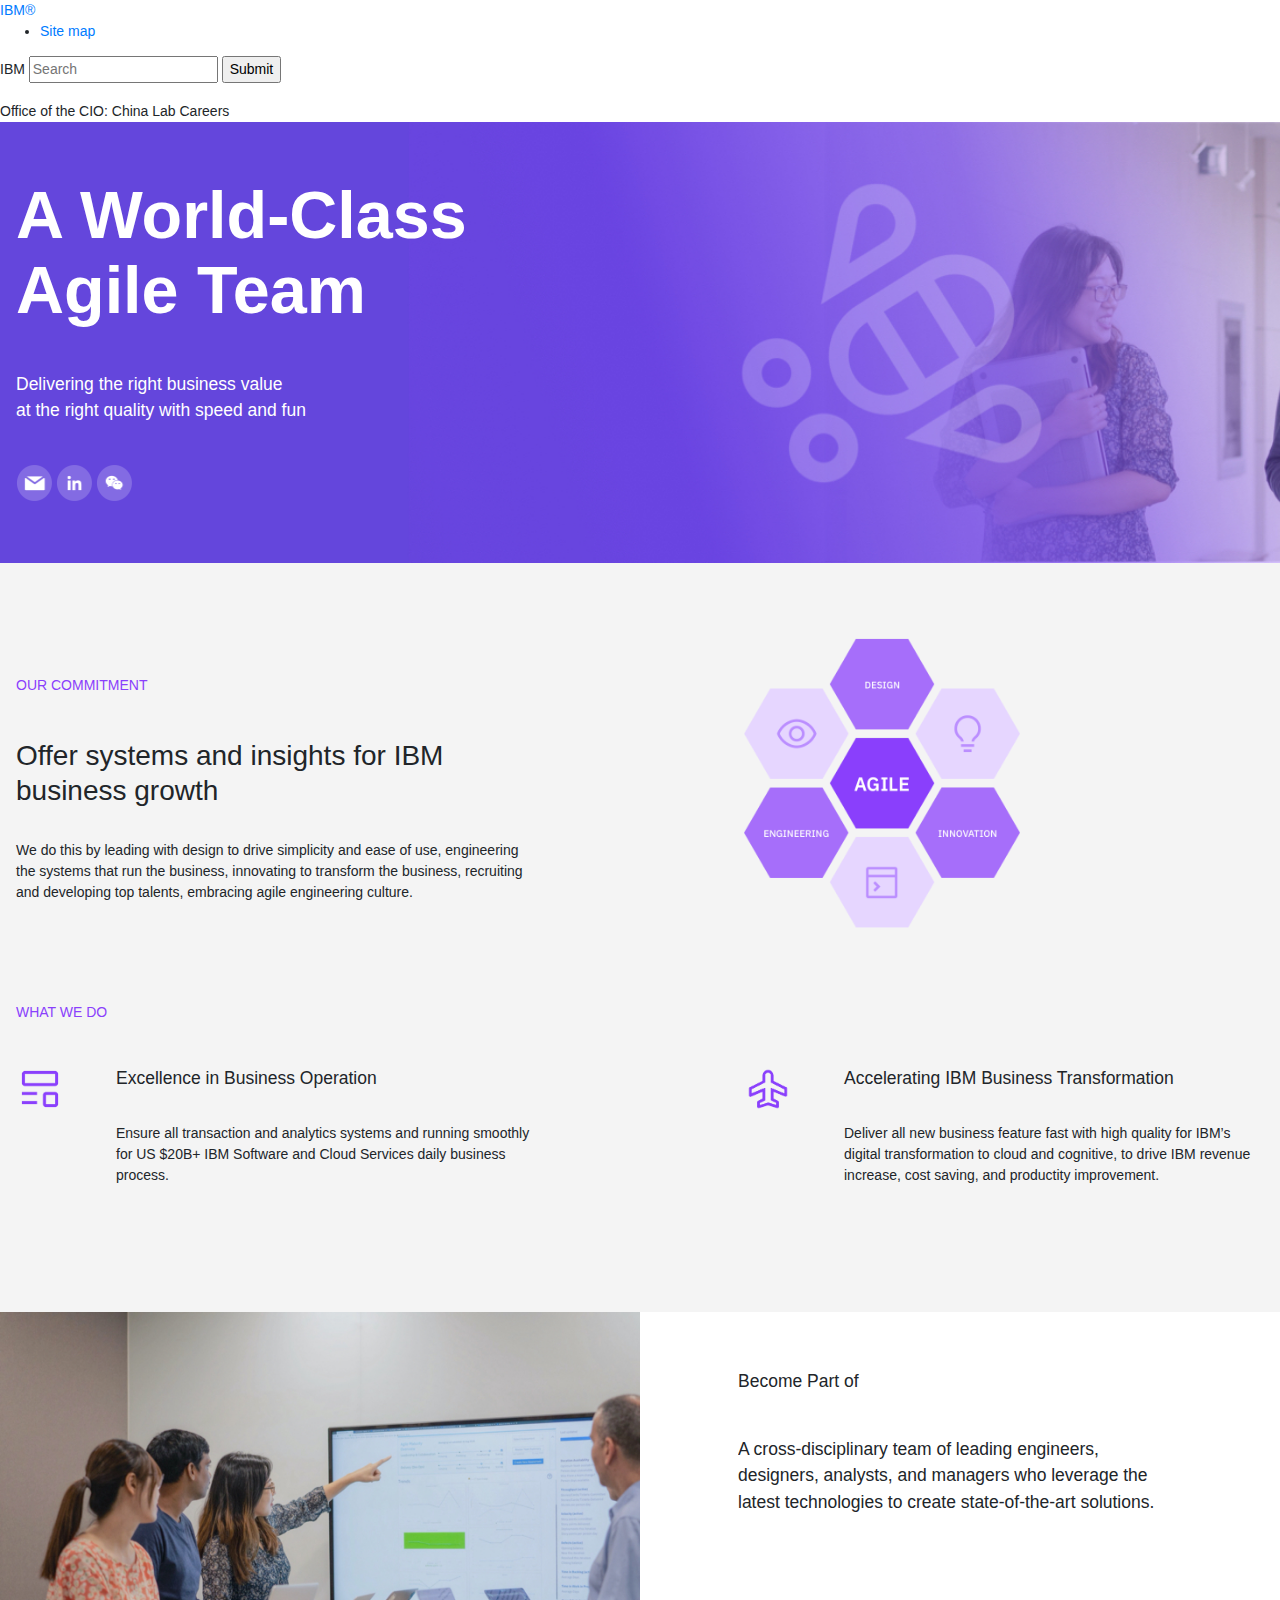
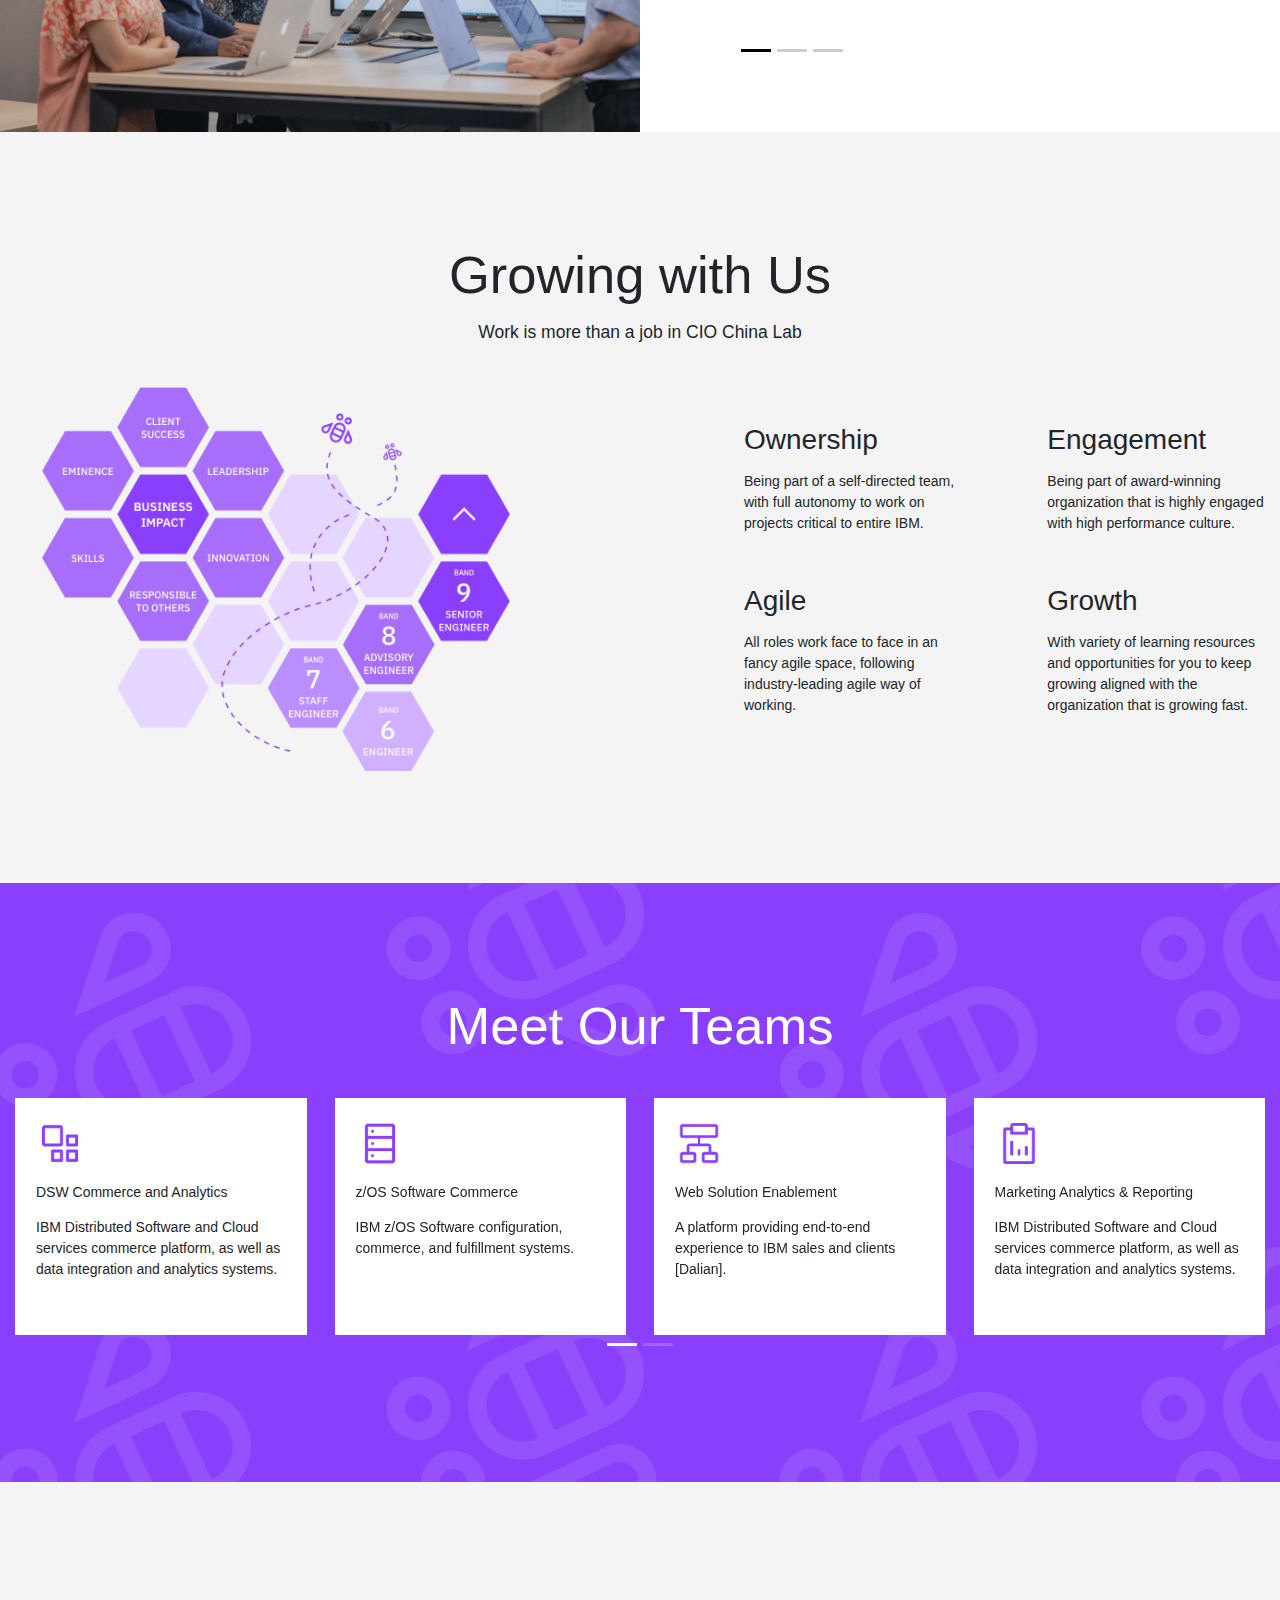
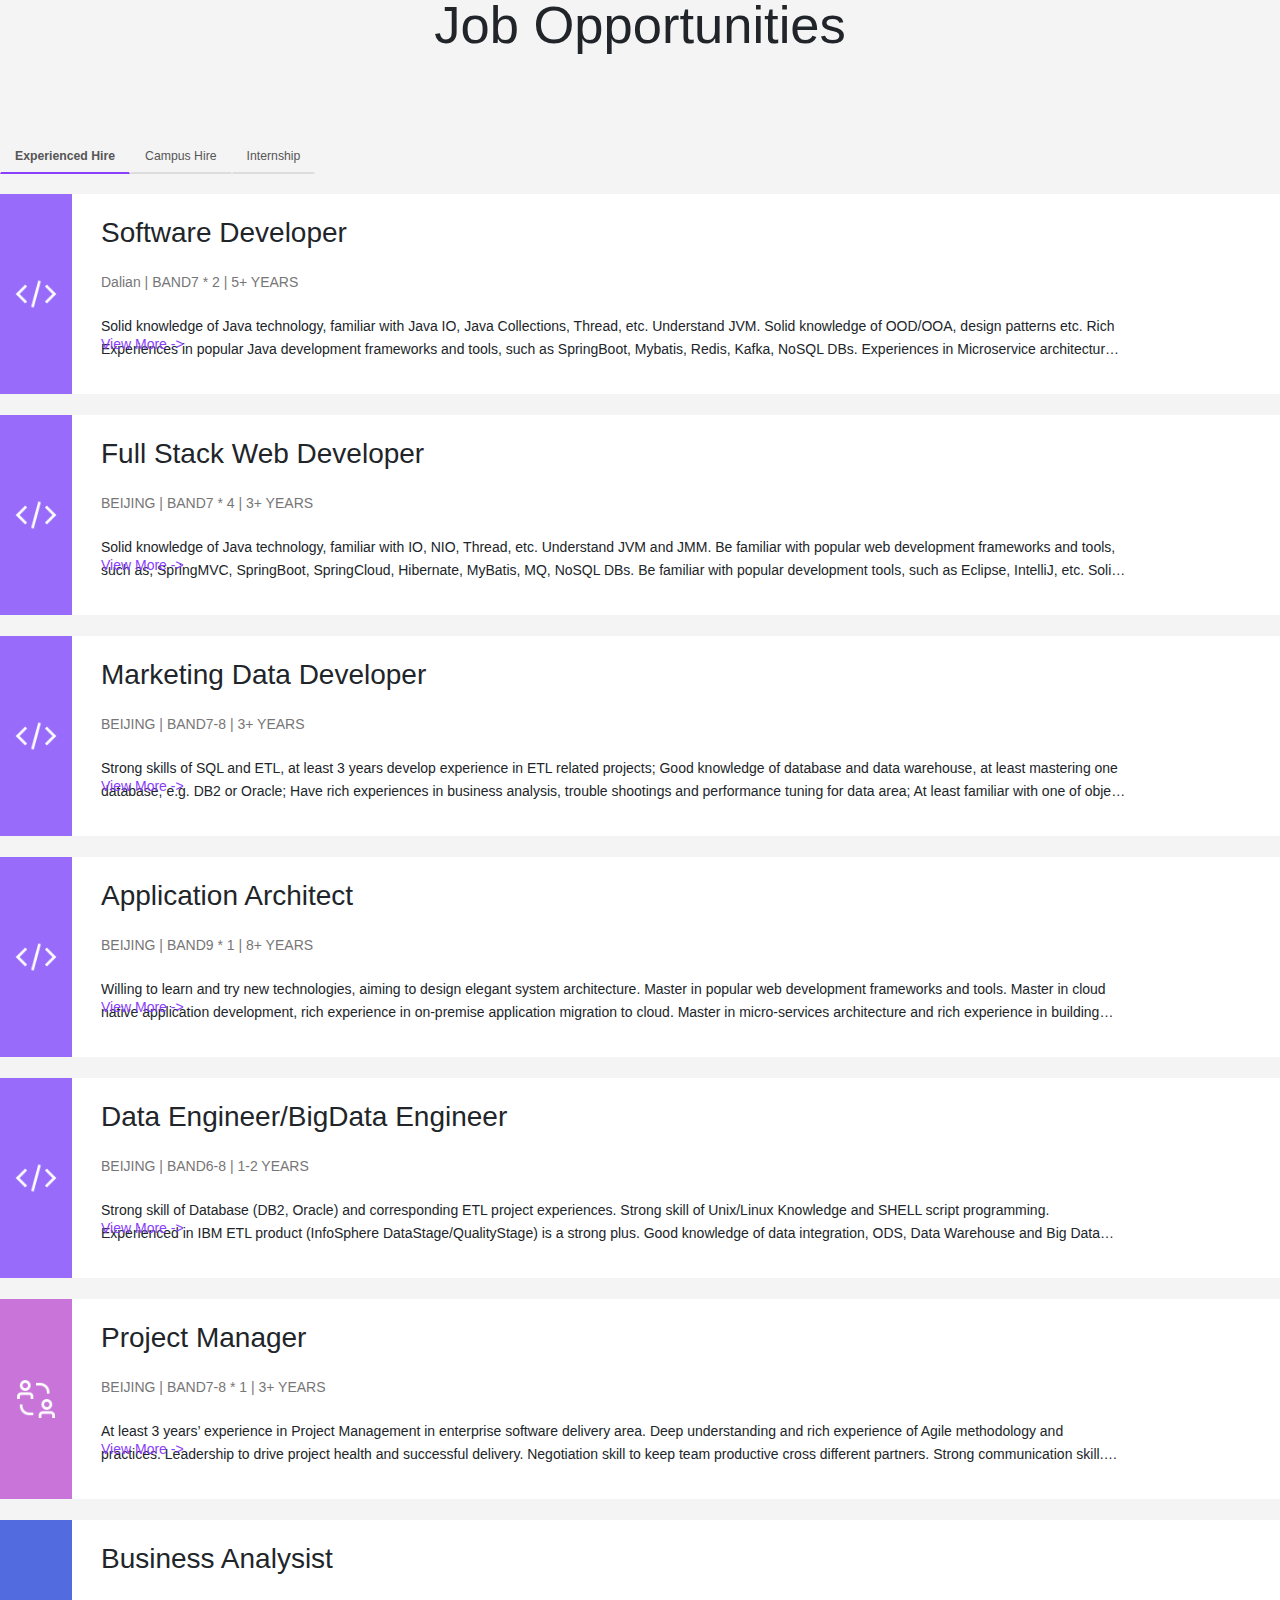
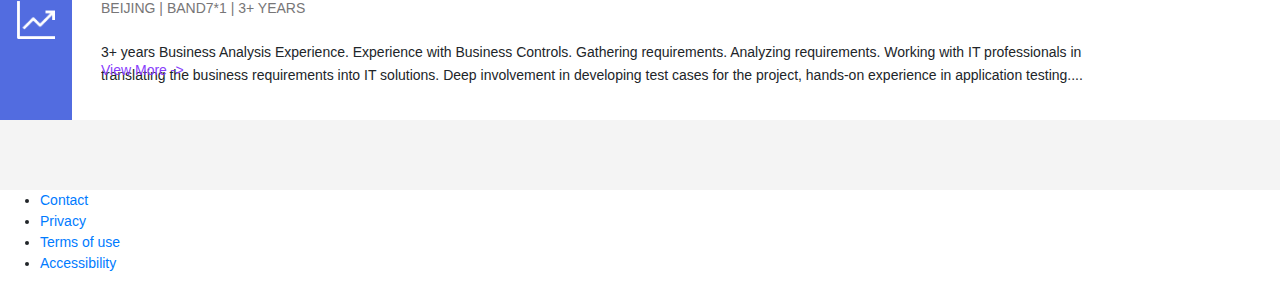
<file: index.html>
<!doctype html>
<html lang="en">

<head>
  <!-- Required meta tags -->
  <meta charset="UTF-8" />

  <link rel="icon" href="//www.ibm.com/favicon.ico">
  <link rel="canonical" href="https://ciochinalab.github.io/hiring/">

  <meta name="dcterms.date" content="YYYY-MM-DD">
  <meta name="dcterms.rights" content="© Copyright IBM Corp. 2016">
  <meta name="description" content="IBM CIO CAREER">
  <meta name="geo.country" content="US">
  <meta name="keywords" content="IBM CIO CAREER">
  <meta name="robots" content="index,follow">
  <meta name="viewport" content="width=device-width, initial-scale=1, shrink-to-fit=no">

  <!-- <script type="text/javascript" language="JavaScript" src="js/jquery.i18n.properties-min.js"></script> -->

  <link rel="stylesheet" href="css/bootstrap.min.css">
  <link rel="stylesheet" href="css/index.css">
  <link rel="stylesheet" href="css/details.css">
  <link rel="stylesheet" href="css/common.css">
  <link href="https://1.www.s81c.com/common/v18/css/www.css" rel="stylesheet">
  <link href="https://1.www.s81c.com/common/v19a/css/www.css" rel="stylesheet" />
  <script src="https://1.www.s81c.com/common/stats/ida_stats.js"></script>
  <script src="https://1.www.s81c.com/common/v18/js/www.js"></script>
  <script src="//1.www.s81c.com/common/v19a/js/www.js"></script>
  <script>
    IBMCore.common.util.config.set({
      footer: {
        type: "alternate"
      }
    });
  </script>

  <title>IBM CIO Career</title>

  <script>
    digitalData = {
      page: {
        category: {
          primaryCategory: "SB03"
        },
        pageInfo: {
          effectiveDate: "2014-11-19",
          expiryDate: "2015-11-19",
          language: "en-US",
          publishDate: "2014-11-19",
          publisher: "IBM Corporation",
          version: "v19",
          ibm: {
            contentDelivery: "ECM/Filegen",
            contentProducer: "ECM/IConS Adopter ## - #synkey# - 11/19/2014 05:14:00 PM",
            country: "US",
            industry: "______",
            owner: "Some Person/City/IBM",
            siteID: "______",
            subject: "______",
            type: "CT###"
          }
        }
      }
    };
  </script>


</head>

<body id="ibm-com" class="ibm-type">
  <div id="ibm-top" class="ibm-landing-page container-fiuled">
    <!-- MASTHEAD_BEGIN -->
    <div id="ibm-masthead" role="banner" aria-label="IBM">
      <div id="ibm-universal-nav">
        <nav role="navigation" aria-label="IBM">
          <div id="ibm-home"><a href="http://www.ibm.com/us/en/">IBM®</a></div>
          <ul id="ibm-menu-links" role="toolbar" aria-label="Site map">
            <li><a href="http://www.ibm.com/sitemap/us/en/">Site map</a></li>
          </ul>
        </nav>

        <div id="ibm-search-module" role="search" aria-labelledby="ibm-masthead">
          <form id="ibm-search-form" action="//www.ibm.com/Search/" method="get">
            <p>
              <label for="q">IBM</label>
              <input type="text" maxlength="100" value="" placeholder="Search" name="q" id="q" aria-label="Search" />
              <input type="hidden" value="18" name="v" />
              <input type="hidden" value="utf" name="en" />
              <input type="hidden" value="en" name="lang" />
              <input type="hidden" value="us" name="cc" />
              <input type="submit" id="ibm-search" class="ibm-btn-search" value="Submit" />
            </p>
          </form>
        </div>
      </div>
    </div>
    <!-- MASTHEAD_END -->

    <div id="hiringPage">
      <!-- CONTENT -->
      <div id="ibm-content-wrapper">
        <header role="banner" aria-labelledby="ibm-pagetitle-h1">
          <nav role="navigation">
            <div class="ibm-sitenav-menu-container" data-widgetprocessed="true" id="sitenav-menu">
              <div class="ibm-sitenav-menu-name">
                Office of the CIO: China Lab Careers
              </div>
            </div>
          </nav>
          <div id="ibm-leadspace-head" class="ibm-alternate addBannerPic">
            <div class="cio-career-padding-big">
              <div class="ibm-columns">
                <p class="cio-career-h1 font-weight-600">A World-Class <br />Agile Team</p>
                <p class="cio-career-padding-top-normal cio-career-h3">
                  Delivering the right business value<br />at the right quality with speed and fun
                </p>
                <p class="cio-career-padding-top-normal" style="padding: 0px">
                  <a href="mailto:sample@sample.com" class="contactImg emailImg"></a>
                  <a href="https://www.linkedin.com/shareArticle?mini=true&url=https%3a%2f%2fciochinalab.github.io%2fhiring%2f&title=IBM%20CIO%20Career"
                    class="contactImg inImg"></a>
                  <a class="contactImg wechatImg" id="wechat-link"></a>
                </p>
              </div>
            </div>
          </div>
        </header>
        <main role="main" aria-labelledby="ibm-pagetitle-h1" id="main">
          <div id="ibm-pcon" class="ibm-background-color ">
            <div class="our-commitment ibm-columns">
              <div class="row">
                <div class="col-sm-12 col-md-5 col-lg-5 cio-career-title-top-pad">
                  <p class="careerPurple ibm-bold">OUR COMMITMENT</p>
                  <p class="cio-career-h2 cio-career-padding-top-normal">Offer systems and insights for IBM business
                    growth
                  </p>
                  <p class="cio-career-padding-top-small">
                    We do this by leading with design to drive simplicity and ease of use,
                    engineering the systems that run the business, innovating to transform the business,
                    recruiting and developing top talents, embracing agile engineering culture.
                  </p>
                </div>
                <div class="d-none d-md-block d-lg-block d-xl-block col-md-2 col-lg-2"></div>
                <div class="col-sm-12 col-md-5 col-lg-5 cio-career-padding-top-img">
                  <img src="img/Agile.png" id="agile">
                </div>
              </div>
            </div>
            <div class="focused-areas ibm-columns">
              <div class="cio-career-padding-whatwedo row">
                <p class="careerPurple ibm-bold">WHAT WE DO</h3>
                  <div class="w-100"></div>
                  <div class="col-sm col-md-5 col-lg-5 cio-career-padding-top-normal">
                    <div class="row">
                      <div class="col icon-col">
                        <img src="img/icon5.png" class="icon-size">
                      </div>
                      <div class="col">
                        <p class="cio-career-h3">Excellence in Business Operation</p>
                        <p class="cio-career-padding-top-small">
                          Ensure all transaction and analytics systems and running smoothly for US $20B+ IBM
                          Software and Cloud Services daily business process.
                        </p>
                      </div>
                    </div>
                  </div>
                  <div class="col-sm-0 col-md-2 col-lg-2 cio-career-padding-top-normal"></div>
                  <div class="col-sm col-md-5 col-lg-5 cio-career-padding-top-normal">
                    <div class="row">
                      <div class="col icon-col">
                        <img src="img/icon6.png" class="icon-size">
                      </div>
                      <div class="col">
                        <p class="cio-career-h3">Accelerating IBM Business Transformation</p>
                        <p class="cio-career-padding-top-small">
                          Deliver all new business feature fast with high quality for IBM’s digital
                          transformation to cloud and cognitive, to drive IBM revenue increase, cost
                          saving, and productity improvement.
                        </p>
                      </div>
                    </div>
                  </div>
              </div>
            </div>
            <div class="become-part-of" id="becomePartOf">
              <div class="ibm-columns all-in-small-center-in-big">
                <div class="row">
                  <div id="carouselBecomePartOf" class="carousel slide" data-ride="carousel" data-interval="false">
                    <ol class="carousel-indicators">
                      <li data-target="#carouselBecomePartOf" data-slide-to="0" class="active"></li>
                      <li data-target="#carouselBecomePartOf" data-slide-to="1"></li>
                      <li data-target="#carouselBecomePartOf" data-slide-to="2"></li>
                    </ol>
                    <div class="carousel-inner">
                      <div class="carousel-item active">
                        <div class="row">
                          <div class="col-sm-12 col-md-6 col-lg-6 becomePartOfCardImgDiv" id="becomePartOfImg" style="overflow:hidden">
                          </div>
                          <div class="col-sm-12 col-md-6 col-lg-6 becomePartOfCard">
                            <div class="becomePartOfCardPad">
                              <p
                                class="cio-career-h3 cio-career-padding-top-h3 paddingContent ibm-type-serif ibm-type-regular">
                                Become Part of</p>
                              <p
                                class="cio-career-h3 cio-career-padding-top-p paddingContent ibm-type-serif ellipsis-6">
                                A cross-disciplinary team of leading engineers, designers, analysts, and managers who
                                leverage
                                the latest technologies to create state-of-the-art solutions.
                              </p>
                            </div>
                          </div>
                        </div>
                      </div>
                      <div class="carousel-item">
                        <div class="row">
                          <div class="col-sm-12 col-md-6 col-lg-6 becomePartOfCardImgDiv" id="workInImg" style="overflow:hidden">
                          </div>
                          <div class="col-sm-12 col-md-6 col-lg-6 becomePartOfCard">
                            <div class="becomePartOfCardPad">
                              <p
                                class="cio-career-h3 cio-career-padding-top-h3 paddingContent ibm-type-serif ibm-type-regular">
                                Work in</p>
                              <p
                                class="cio-career-h3 cio-career-padding-top-p paddingContent ibm-type-serif ellipsis-6">
                                A collaborative, transparent, and flat organization with a dynamic studio-like
                                atmosphere,
                                where
                                difference and diversity is fully respected.
                              </p>
                            </div>
                          </div>
                        </div>
                      </div>
                      <div class="carousel-item">
                        <div class="row">
                          <div class="col-sm-12 col-md-6 col-lg-6 becomePartOfCardImgDiv" id="benefitFromImg" style="overflow:hidden">
                          </div>
                          <div class="col-sm-12 col-md-6 col-lg-6 becomePartOfCard">
                            <div class="becomePartOfCardPad">
                              <p
                                class="cio-career-h3 cio-career-padding-top-h3 paddingContent ibm-type-serif ibm-type-regular">
                                Benefit from</p>
                              <p
                                class="cio-career-h3 cio-career-padding-top-p paddingContent ibm-type-serif ellipsis-6">
                                The technical affinity and innovation capabilities encouraged by the team, where you can
                                develop
                                a global vision and mindset, offered a variety of opportunities.
                              </p>
                            </div>
                          </div>
                        </div>
                      </div>
                    </div>
                  </div>
                </div>
              </div>

            </div>
            <div class="growing-with-us ibm-columns">
              <div class="cio-career-title-bottom-pad cio-career-title-top-pad">
                <p class="cio-career-medium text-center fontWeight">Growing with Us</p>
                <h2
                  class="d-none d-md-block d-lg-block d-xl-block cio-career-h3 ibm-padding-top-1 cio-career-padding-bottom-normal text-center fontWeight">
                  Work is more than
                  a
                  job
                  in CIO China Lab</h2>
                <h2
                  class="d-block d-md-none cio-career-h3 ibm-padding-top-1 cio-career-padding-bottom-normal text-center fontWeight">
                  Work is more than
                  a
                  job<br />
                  in CIO China Lab</h2>
                <div class="row">
                  <div class="col-sm-12 col-md-12 col-lg-5 cio-career-aglign-center">
                    <img src="img/Growing-with-Us.png" class="growing-with-us-img">
                  </div>
                  <div class="col-sm-12 col-md-12 col-lg-2"></div>
                  <div class="col-sm-12 col-md-12 col-lg-5">
                    <div class="row">
                      <div class="col-sm-5 growing-top-pad">
                        <p class="cio-career-h2">Ownership</p>
                        <p class="ibm-padding-top-1">Being part of a self-directed team, with full autonomy to
                          work on projects
                          critical to entire IBM.</p>
                      </div>
                      <div class="col-sm-2"></div>
                      <div class="col-sm-5 growing-top-pad">
                        <p class="cio-career-h2">Engagement</p>
                        <p class="ibm-padding-top-1">Being part of award-winning organization that is highly
                          engaged with high
                          performance culture.</p>
                      </div>
                    </div>
                    <div class="row">
                      <div class="col-sm-5 growing-top-pad">
                        <p class="cio-career-h2">Agile</p>
                        <p class="ibm-padding-top-1">All roles work face to face in an fancy agile space,
                          following industry-leading
                          agile way of working.</p>
                      </div>
                      <div class="col-sm-2"></div>
                      <div class="col-sm-5">
                        <p class="cio-career-h2 growing-top-pad">Growth</p>
                        <p class="ibm-padding-top-1">With variety of learning resources and opportunities for you
                          to keep growing
                          aligned with the organization that is growing fast.</p>
                      </div>
                    </div>
                  </div>
                </div>
              </div>
            </div>
            <div class="meet-our-team cio-career-title-bottom-pad cio-career-title-top-pad" id="meetOurTeam">
              <p class="cio-career-medium fontWeight cio-career-aglign-center" style="color: #fff;">Meet Our Teams</p>
              <div id="carouselMeetOurTeam" class="ibm-columns carousel slide cio-career-padding-top-normal"
                data-ride="carousel" data-interval="false">
                <ol class="carousel-indicators" id="meetOurTeamIndicator">
                </ol>
                <div class="carousel-inner" id="meetOurTeamInner">
                </div>
              </div>
            </div>
            <div class="job-opportunity ibm-columns">
              <div class="cio-career-title-top-pad">
                <p class="cio-career-medium fontWeight cio-career-aglign-center">Job Opportunities</p>
                <nav class="cio-career-top-pad-medium ">
                  <div class="nav nav-tabs  cio-career-small" id="opp-nav-tab" role="tablist">
                    <a class="nav-item nav-link active" id="tab-experiencedHire" data-toggle="tab" href="#experiencedHire"
                      role="tab" aria-controls="experience" aria-selected="true">Experienced Hire</a>
                    <a class="nav-item nav-link" id="tab-campusHire" data-toggle="tab" href="#campusHire" role="tab"
                      aria-controls="campusHire" aria-selected="false">Campus Hire</a>
                    <a class="nav-item nav-link" id="tab-internship" data-toggle="tab" href="#internship" role="tab"
                      aria-controls="internship" aria-selected="false">Internship</a>
                  </div>
                </nav>
                <div class="tab-content cio-career-bottom-pad-medium">
                  <div class="tab-pane fade show active" id="experiencedHire" role="tabpanel"
                    aria-labelledby="tab-experiencedHire">
                  </div>
                  <div class="tab-pane fade" id="campusHire" role="tabpanel" aria-labelledby="tab-campusHire"></div>
                  <div class="tab-pane fade" id="internship" role="tabpanel" aria-labelledby="tab-internship"></div>
                </div>
              </div>
            </div>
          </div>
        </main>
      </div>
      <!-- CONTENT -->
    </div>

    <div id="detailPage">
      <!-- CONTENT -->
      <div id="ibm-content-wrapper">
        <header role="banner" aria-labelledby="ibm-pagetitle-h1">
          <nav role="navigation">
            <div class="ibm-sitenav-menu-container" data-widgetprocessed="true" id="sitenav-menu">
              <div class="ibm-sitenav-menu-name">
                Office of the CIO: China Lab Careers
              </div>
            </div>
          </nav>
          <div id="ibm-leadspace-head" class="ibm-alternate position">
            <div class="cio-jd-padding-big">
              <div class="ibm-columns">
                <div class="position-name">
                </div>
              </div>
            </div>
          </div>
        </header>
        <main role="main" aria-labelledby="ibm-pagetitle-h1" id="main">
          <div id="ibm-pcon" class="job-details-background">
            <div class="ibm-columns">
              <div class="job-details"></div>
            </div>
          </div>
        </main>
      </div>
      <!-- CONTENT -->
    </div>
    
    <!-- FOOTER_BEGIN -->
    <div id="ibm-footer-module"></div>
    <footer role="contentinfo" aria-label="IBM">
      <div id="ibm-footer">
        <ul>
          <li><a href="http://www.ibm.com/contact/us/en/">Contact</a></li>
          <li><a href="http://www.ibm.com/privacy/us/en/">Privacy</a></li>
          <li><a href="http://www.ibm.com/legal/us/en/">Terms of use</a></li>
          <li><a href="http://www.ibm.com/accessibility/us/en/">Accessibility</a></li>
        </ul>
      </div>
    </footer>
    <!-- FOOTER_END -->
  </div>


  <script src="js/jquery.min.js"></script>
  <!-- <script src="js/jquery.i18n.properties.min.js"></script> -->
  <script src="js/jquery.qrcode.min.js"></script>
  <script src="js/hammer.min.js"></script>
  <script src="js/popper.min.js"></script>
  <script src="js/bootstrap.min.js"></script>
  <script src="js/jobs.js"></script>
  <script src="js/index.js"></script>
</body>

</html>
</file>
<file: css/index.css>
@media screen and (max-width: 767px) {
  .become-part-of>.all-in-small-center-in-big {
    width: 100% !important;
    padding: 0px !important;
  }

  #carouselBecomePartOf .carousel-indicators {
    padding: 0 0 2rem !important;
    position: absolute;
    right: auto !important;
    bottom: 0;
    left: 31px !important;
    z-index: 15;
    display: -ms-flexbox;
    display: flex;
    -ms-flex-pack: center;
    justify-content: center;
    padding-left: 0;
    margin-right: 0 !important;
    margin-left: 0 !important;
    list-style: none;
  }

  .task-card {
    padding: 1.8125rem 1.5rem 1.5rem;
    background-color: #fff;
    height: 16.8125rem;
  }

  .cio-career-top-pad-medium {
    padding-top: 2.5rem;
  }

  .cio-career-bottom-pad-medium {
    padding-bottom: 2.5rem;
  }

  .teamName-top-pad {
    padding-top: 1.5rem;
  }

  .meet-our-team {
    margin-left: -15px;
    margin-right: -15px;
    background-image: url("../img/Team-background-Mobile.png");
    background-size: cover;
    background-repeat: no-repeat;
  }

  /* show 3 lines */
  .imitate_ellipsis {
    position: relative;
    line-height: 1.625em;
    height: 4.875em;
    overflow: hidden;
  }

  .imitate_ellipsis::after {
    content: "...";
    position: absolute;
  }

  #agile {
    width: 70%;
  }
  .growing-with-us-img{
  width: 70%;
  }

}
@media screen and (min-width: 768px) and (max-width: 992px) {
  .growing-with-us-img{
    width: 70% !important
    }
}

@media screen and (min-width: 768px) and (max-width: 1669px) {
  .become-part-of>.all-in-small-center-in-big {
    width: 100% !important;
    padding: 0px !important;
  }

  #carouselBecomePartOf .carousel-indicators {
    padding: 0 0 4rem !important;
    position: absolute;
    right: auto !important;
    bottom: 0;
    left: calc(7rem + 50%);
    z-index: 15;
    display: -ms-flexbox;
    display: flex;
    -ms-flex-pack: center;
    justify-content: center;
    padding-left: 0;
    margin-right: 0 !important;
    margin-left: 0 !important;
    list-style: none;
  }

  .task-card {
    padding: 1.5rem;
    background-color: #fff;
    height: 16.875rem;
  }

  .cio-career-top-pad-medium {
    padding-top: 5rem;
  }

  .cio-career-bottom-pad-medium {
    padding-bottom: 5rem;
  }

  .teamName-top-pad {
    padding-top: 1rem;
  }

  .meet-our-team {
    margin-left: -15px;
    margin-right: -15px;
    background-image: url("../img/Team-background-Web.png");
    background-size: cover;
    background-repeat: no-repeat;
  }

  /* show 2 lines */
  .imitate_ellipsis {
    position: relative;
    line-height: 1.625em;
    height: 3.25em;
    overflow: hidden;
  }

  .imitate_ellipsis::after {
    content: "...";
    position: absolute;
  }

  #agile {
    width: 19.6875rem;
  }
  .growing-with-us-img{
    width: 90%;
  }
}

@media screen and (min-width: 1670px) and (max-width:1680px) {
  .become-part-of>.all-in-small-center-in-big {
    width: 100% !important;
    padding: 0px !important;
  }
}

@media screen and (min-width: 1670px) {
  #carouselBecomePartOf .carousel-indicators {
    padding: 0 0 4rem !important;
    position: absolute;
    right: auto !important;
    bottom: 0;
    left: calc(7rem + 50%);
    z-index: 15;
    display: -ms-flexbox;
    display: flex;
    -ms-flex-pack: center;
    justify-content: center;
    padding-left: 0;
    margin-right: 0 !important;
    margin-left: 0 !important;
    list-style: none;
  }

  .task-card {
    padding: 2.4375rem 1.5rem 1rem;
    background-color: #fff;
    height: 16.875rem;
  }

  .cio-career-top-pad-medium {
    padding-top: 5rem;
  }

  .cio-career-bottom-pad-medium {
    padding-bottom: 5rem;
  }

  .teamName-top-pad {
    padding-top: 1rem;
  }

  .meet-our-team {
    margin-left: -15px;
    margin-right: -15px;
    background-image: url("../img/Team-background-Web.png");
    background-size: cover;
    background-repeat: no-repeat;
  }

  /* show 2 lines */
  .imitate_ellipsis {
    position: relative;
    line-height: 1.625em;
    height: 3.25em;
    overflow: hidden;
  }

  .imitate_ellipsis::after {
    content: "...";
    position: absolute;
  }

  #agile {
    width: 19.6875rem;
  }

  .growing-with-us-img{
    width: 90%;
  }

}

ol>li::before,
ul>li::before {
  display: none !important;
}

ol>li{
  padding-top: 0px !important;
  padding-left: 0px !important;
}

.careerPurple {
  color: #8A3FFC;
}

.emailImg {
  background-image: url("../img/icon-Email.png");
  background-size: 36px 36px;
}

.emailImg:hover {
  background-image: url("../img/icon-Email(hover).png");
  background-size: 36px 36px;
}

.inImg {
  background-image: url("../img/icon-Linkedin.png");
  background-size: 36px 36px;
}

.inImg:hover {
  background-image: url("../img/icon-Linkedin(hover).png");
  background-size: 36px 36px;
}

.wechatImg {
  background-image: url("../img/icon-WeChat.png");
  background-size: 36px 36px;
}

.wechatImg:hover {
  background-image: url("../img/icon-WeChat(hover).png");
  background-size: 36px 36px;
}

.contactImg {
  height: 36px;
  width: 36px;
  display: inline-block;
}

.ibm-background-color {
  background-color: #f4f4f4 !important;
}

.ibm-columns {
  padding: 0 16px !important;
}

.col,
.col-1,
.col-10,
.col-11,
.col-12,
.col-2,
.col-3,
.col-4,
.col-5,
.col-6,
.col-7,
.col-8,
.col-9,
.col-auto,
.col-lg,
.col-lg-1,
.col-lg-10,
.col-lg-11,
.col-lg-12,
.col-lg-2,
.col-lg-3,
.col-lg-4,
.col-lg-5,
.col-lg-6,
.col-lg-7,
.col-lg-8,
.col-lg-9,
.col-lg-auto,
.col-md,
.col-md-1,
.col-md-10,
.col-md-11,
.col-md-12,
.col-md-2,
.col-md-3,
.col-md-4,
.col-md-5,
.col-md-6,
.col-md-7,
.col-md-8,
.col-md-9,
.col-md-auto,
.col-sm,
.col-sm-1,
.col-sm-10,
.col-sm-11,
.col-sm-12,
.col-sm-2,
.col-sm-3,
.col-sm-4,
.col-sm-5,
.col-sm-6,
.col-sm-7,
.col-sm-8,
.col-sm-9,
.col-sm-auto,
.col-xl,
.col-xl-1,
.col-xl-10,
.col-xl-11,
.col-xl-12,
.col-xl-2,
.col-xl-3,
.col-xl-4,
.col-xl-5,
.col-xl-6,
.col-xl-7,
.col-xl-8,
.col-xl-9,
.col-xl-auto {
  padding-right: 0px !important;
  padding-left: 0px !important;
}

.nav-tabs .nav-link:focus, .nav-tabs .nav-link:hover {
  border-color: transparent transparent #DCDCDC transparent !important;
}

.nav-tabs {
  border-bottom: 0px !important;
}
#opp-nav-tab a {
  color: #565656 !important;
}

.nav-tabs .nav-link {
  /* border: 2px solid transparent; */
  border-bottom: 2px solid #DCDCDC;
  border-top-left-radius: .25rem;
  border-top-right-radius: .25rem;
}

.nav-tabs .nav-item.show .nav-link, .nav-tabs .nav-link.active {
  color: #373D42 !important;
  font-weight: 600;
  background-color: #f4f4f4 !important;
  border-color:#f4f4f4 #f4f4f4 #8A3FFC #f4f4f4 !important;
}

.carousel-indicators li{
  opacity: .2;
}

a:focus {
  outline:0px !important;
}

.row {
  margin-right: 0px !important;
  margin-left: 0px !important;
}

.xs-pad {
  padding-bottom: 8px !important;
}

/* .cover-title p {
  font-size: 1.2rem;
}

.cover-title .col-sm {
  padding: 2rem 3rem;
}

.cover-title h1 {
  font-size: 4rem;
} */


/* 对 */
.our-commitment .col-sm {
  padding: 0rem;
}

.focused-areas .col-sm {
  padding: 0rem;
}

.focused-areas .icon-col {
  flex: 0 0 100px;
}

.become-part-of .col-sm:first-child {
  padding: 0;
}

.become-part-of .col-sm:first-child img {
  width: 100%;
}

.become-part-of .row {
  background-color: #fff;
  margin-left: 0px;
  margin-right: 0px;
}

.become-part-of .carousel {
  height: 100%;
}

.become-part-of .carousel .carousel-indicators li {
  background-color: #000;
}
.subtitle-job-card{
  color: #777677;
}

.icon-size{
  height: 3.45rem;
}
/* .become-part-of .carousel .carousel-item {
  padding: 3rem;
} */


/* .meet-our-team>P:first-child {
  color: #fff;
  text-align: center;
} */



.meet-our-team ol {
  padding: 0px;
}

.job-opportunity {
  padding: 0px !important;
}

.industryHireLeft {
  float: left;
  width: 10px;
  position: relative;
}

.industryHireRight {
  float: right;
  width: 100%;
  margin-left: -100px;
}


.ellipsis-6 {
  display: -webkit-box;
  overflow: hidden;
  white-space: normal;
  text-overflow: ellipsis;
  word-wrap: break-word;
  -webkit-line-clamp: 6;
  -webkit-box-orient: vertical;
}

.ellipsis-2 {
  display: -webkit-box;
  overflow: hidden;
  white-space: normal;
  text-overflow: ellipsis;
  word-wrap: break-word;
  -webkit-line-clamp: 2;
  -webkit-box-orient: vertical;
}

.ellipsis-3 {
  display: -webkit-box;
  overflow: hidden;
  white-space: normal;
  text-overflow: ellipsis;
  word-wrap: break-word;
  -webkit-line-clamp: 3;
  -webkit-box-orient: vertical;
}

.font-weight-600 {
  font-weight: 600;
}

.view-more{
  color: #8A3FFC;
}

.btn-purple{
  background-color:#8A3FFC !important;
  border-color:#8A3FFC !important;
  outline-color:#8A3FFC !important;
}
</file>
<file: css/details.css>
@media screen and (max-width: 767px) {
  .cio-jd-padding-big {
    padding-top: 3.75rem !important;
    padding-bottom: 3.75rem !important;
  }

  .position {
    background-image: url("../img/JD-banner-Mobile.png");
    background-size: cover;
    background-repeat: no-repeat;
    color: #F4F4F4;
  }

  .job-details {
     padding-top: 4rem;
     padding-bottom: 4rem;
  }

  .detail-title-pad {
    padding-top: 5rem;
    padding-bottom: 1rem !important;
  }
  .job-info-top-pad{
    padding-top: 1rem;
  }
}
@media screen and (min-width: 768px) and (max-width: 1240px) {
  .cio-jd-padding-big {
    padding-top: 7.5rem !important;
    padding-bottom: 7.5rem !important;
  }

  .position {
    background-image: url("../img/JD-banner-Web.png");
    background-size: cover;
    background-repeat: no-repeat;
    color: #F4F4F4;
  }

   .job-details {
    padding-top: 4rem;
    padding-bottom: 4rem;
  } 

  .detail-title-pad {
    padding-top: 4rem;
    padding-bottom: 1.5rem !important;
  }
  .job-info-top-pad{
    padding-top: 2rem;
  }
}
@media screen and (min-width: 1240px) {
  .cio-jd-padding-big {
    padding-top: 7.5rem !important;
    padding-bottom: 7.5rem !important;
  }

  .position {
    background-image: url("../img/JD-banner-Web.png");
    background-size: cover;
    background-repeat: no-repeat;
    color: #F4F4F4;
  }

  .job-details {
    padding: 4rem 20.5rem;
  }

  .detail-title-pad {
    padding-top: 4rem;
    padding-bottom: 1.5rem !important;
  }
  .job-info-top-pad{
    padding-top: 2rem;
  }
}

p{
  padding-bottom: 0px !important;
}
.job-details-background {
  background-color: #f4f4f4 !important;
}
</file>
<file: css/common.css>
@media screen and (max-width: 767px) {

  .cio-career-h1 {
    font-size: 2.625rem;
    line-height: 3.125rem;
  }

  .cio-career-h2 {
    font-size: 1.75rem;
    line-height: 2.25rem;
  }

  .cio-career-h3 {
    font-size: 1.25rem;
    line-height: 1.625rem;
  }

  .cio-career-small {
    font-size: 0.875rem
  }

  .cio-career-medium {
    font-size: 2rem;
    line-height: 2.5rem;
  }

  .cio-career-padding-big {
    padding-top: 3rem !important;
    padding-bottom: 1.4625rem !important;
  }

  .cio-career-padding-top-normal {
    padding-top: 1rem !important;
  }

  .cio-career-title-top-pad {
    padding-top: 5rem;
  }

  .cio-career-title-bottom-pad {
    padding-bottom: 5rem;
  }

  .cio-career-padding-top-small {
    padding-top: 1rem;
  }

  .cio-career-padding-bottom-normal {
    padding-bottom: 2rem !important;
  }

  .cio-career-padding-top-img {
    padding-top: 2.5rem;
  }

  .cio-career-padding-whatwedo {
    padding-top: 5rem;
    padding-bottom: 5rem;
  }

  .cover-title1 {
    background-image: url("../img/BannerMobile1.jpg");
    background-size: cover;
    background-repeat: no-repeat;
    color: #fff;
  }

  .cover-title2 {
    background-image: url("../img/BannerMobile2.jpg");
    background-size: cover;
    background-repeat: no-repeat;
    color: #fff;
  }

  .job-opportunity .tab-content .job-card {
    margin-top: 1.5rem;
    background-color: #fff;
  }

  .job-card-content {
    padding: 1.5rem;
  }

  .industryHireImg {
    height: 100%;
    width: 10px;
    padding: 0px !important;
  }

  .becomePartOfCard {
    height: 18rem;
  }

  .becomePartOfCardPad {
    padding-left: 1rem;
    padding-right: 1rem;
  }

  .cio-career-padding-top-p {
    padding-top: 1rem;
  }

  .cio-career-padding-top-h3 {
    padding-top: 2rem
  }

  .paddingContent {
    padding-left: 1rem;
    padding-right: 1rem;
  }

  .becomePartOfCardImg {
    width: 100% !important;
  }

  .meet-our-team-pad {
    padding-left: 1rem;
    padding-right: 1rem;
  }

  .team-card-pad {
    padding-left: 1rem;
    padding-right: 1rem;
  }

  .growing-top-pad{
    padding-top: 2.5rem;
  }

}

@media screen and (min-width: 768px) and (max-width: 1669px) {
  html {
    font-size: 14px !important;
  }
  .cio-career-h1 {
    font-size: 4.75rem;
    line-height: 5.375rem;
  }

  .cio-career-h2 {
    font-size: 2rem;
    line-height: 2.5rem;
  }

  .cio-career-h3 {
    font-size: 1.25rem;
    line-height: 1.875rem;
  }

  .cio-career-small {
    font-size: 0.875rem
  }

  .cio-career-medium {
    font-size: 3.75rem;
    line-height: 4.375rem;
  }

  .cio-career-padding-big {
    padding-top: 4rem !important;
    padding-bottom: 3rem !important;
  }

  .cio-career-padding-top-normal {
    padding-top: 2rem !important;
  }

  .cio-career-title-top-pad {
    /* 128 */
    padding-top: 8rem;
  }

  .cio-career-title-bottom-pad {
    padding-bottom: 8rem;
  }

  .cio-career-padding-top-small {
    padding-top: 1.25rem;
  }

  .cio-career-padding-bottom-normal {
    padding-bottom: 2.5rem !important;
  }

  .cio-career-padding-top-img {
    padding-top: 5.375rem;
  }

  .cio-career-padding-whatwedo {
    padding-top: 5.3rem;
    padding-bottom: 8rem;
  }

  .cover-title1 {
    background-image: url("../img/BannerWeb1.jpg");
    background-size: cover;
    background-repeat: no-repeat;
    color: #fff;
  }

  .cover-title2 {
    background-image: url("../img/BannerWeb2.jpg");
    background-size: cover;
    background-repeat: no-repeat;
    color: #fff;
  }

  .job-opportunity .tab-content .job-card {
    margin-top: 1.5rem;
    background-color: #fff;
    height: 200px;
  }

  .job-card-content {
    padding: 1.5rem;
    height: 200px;
  }

  .industryHireImg {
    height: 100%;
    max-width: 80px;
    padding: 0px !important;
  }

  .becomePartOfCard {
    height: 30rem;
  }
  .becomePartOfCardImgDiv{
    height: 30rem;
  }

  .becomePartOfCardPad {
    padding-left: 7rem;
    padding-right: 8.5rem;
  }

  .cio-career-padding-top-p {
    padding-top: 2rem;
  }

  .cio-career-padding-top-h3 {
    padding-top: 4rem
  }

  .becomePartOfCardImg {
    height: 100% !important;
  }

  .meet-our-team-pad {
    padding-left: 7.92rem;
    padding-right: 7.92rem;
  }

  .team-card-pad {
    padding-left: 1rem;
    padding-right: 1rem;
  }

  .growing-top-pad{
    padding-top: 2.5rem;
  }
}

@media screen and (min-width: 1670px) {

  .cio-career-h1 {
    font-size: 4.75rem;
    line-height: 5.375rem;
  }

  .cio-career-h2 {
    font-size: 2rem;
    line-height: 2.5rem;
  }

  .cio-career-h3 {
    font-size: 1.5rem;
    line-height: 1.875rem;
  }

  .cio-career-small {
    font-size: 0.875rem
  }

  .cio-career-medium {
    font-size: 3.75rem;
    line-height: 4.375rem;
  }

  .cio-career-padding-big {
    padding-top: 5rem !important;
    padding-bottom: 3.25rem !important;
  }

  .cio-career-padding-top-normal {
    /* 40 */
    padding-top: 2.5rem !important;
  }

  .cio-career-title-top-pad {
    /* 128 */
    padding-top: 8rem;
  }

  .cio-career-title-bottom-pad {
    padding-bottom: 8rem;
  }

  .cio-career-padding-top-small {
    padding-top: 1.5rem;
  }

  .cio-career-padding-bottom-normal {
    padding-bottom: 2.5rem !important;
  }

  .cio-career-padding-top-img {
    padding-top: 5.375rem;
  }

  .cio-career-padding-whatwedo {
    padding-top: 5.3rem;
    padding-bottom: 8rem;
  }

  .cover-title1 {
    background-image: url("../img/BannerWeb1.jpg");
    background-size: cover;
    background-repeat: no-repeat;
    color: #fff;
  }

  .cover-title2 {
    background-image: url("../img/BannerWeb2.jpg");
    background-size: cover;
    background-repeat: no-repeat;
    color: #fff;
  }

  .job-opportunity .tab-content .job-card {
    margin-top: 1.5rem;
    background-color: #fff;
    height: 222px;
  }

  .job-card-content {
    padding: 1.5rem;
    height: 222px;
  }

  .industryHireImg {
    height: 100%;
    width: 100%;
    max-width: 80px;
    padding: 0px !important;
  }

  .becomePartOfCard {
    height: 30rem;
  }
  .becomePartOfCardImgDiv{
    height: 30rem;
  }

  .becomePartOfCardPad {
    padding-left: 7rem;
    padding-right: 8.5rem;
  }

  .cio-career-padding-top-p {
    padding-top: 2rem;
  }

  .cio-career-padding-top-h3 {
    padding-top: 4rem
  }

  .becomePartOfCardImg {
    height: 100% !important;
  }

  .meet-our-team-pad {
    padding-left: 7.92rem;
    padding-right: 7.92rem;
  }

  .team-card-pad {
    padding-left: 1rem;
    padding-right: 1rem;
  }

  .growing-top-pad{
    padding-top: 2.5rem;
  }
}

#ibm-content-wrapper p {
  padding-bottom: 0px
}

.fontWeight {
  font-weight: 300;
}

.text-center {
  text-align: center;
}

.cio-career-aglign-center {
  text-align: center;
}
</file>
